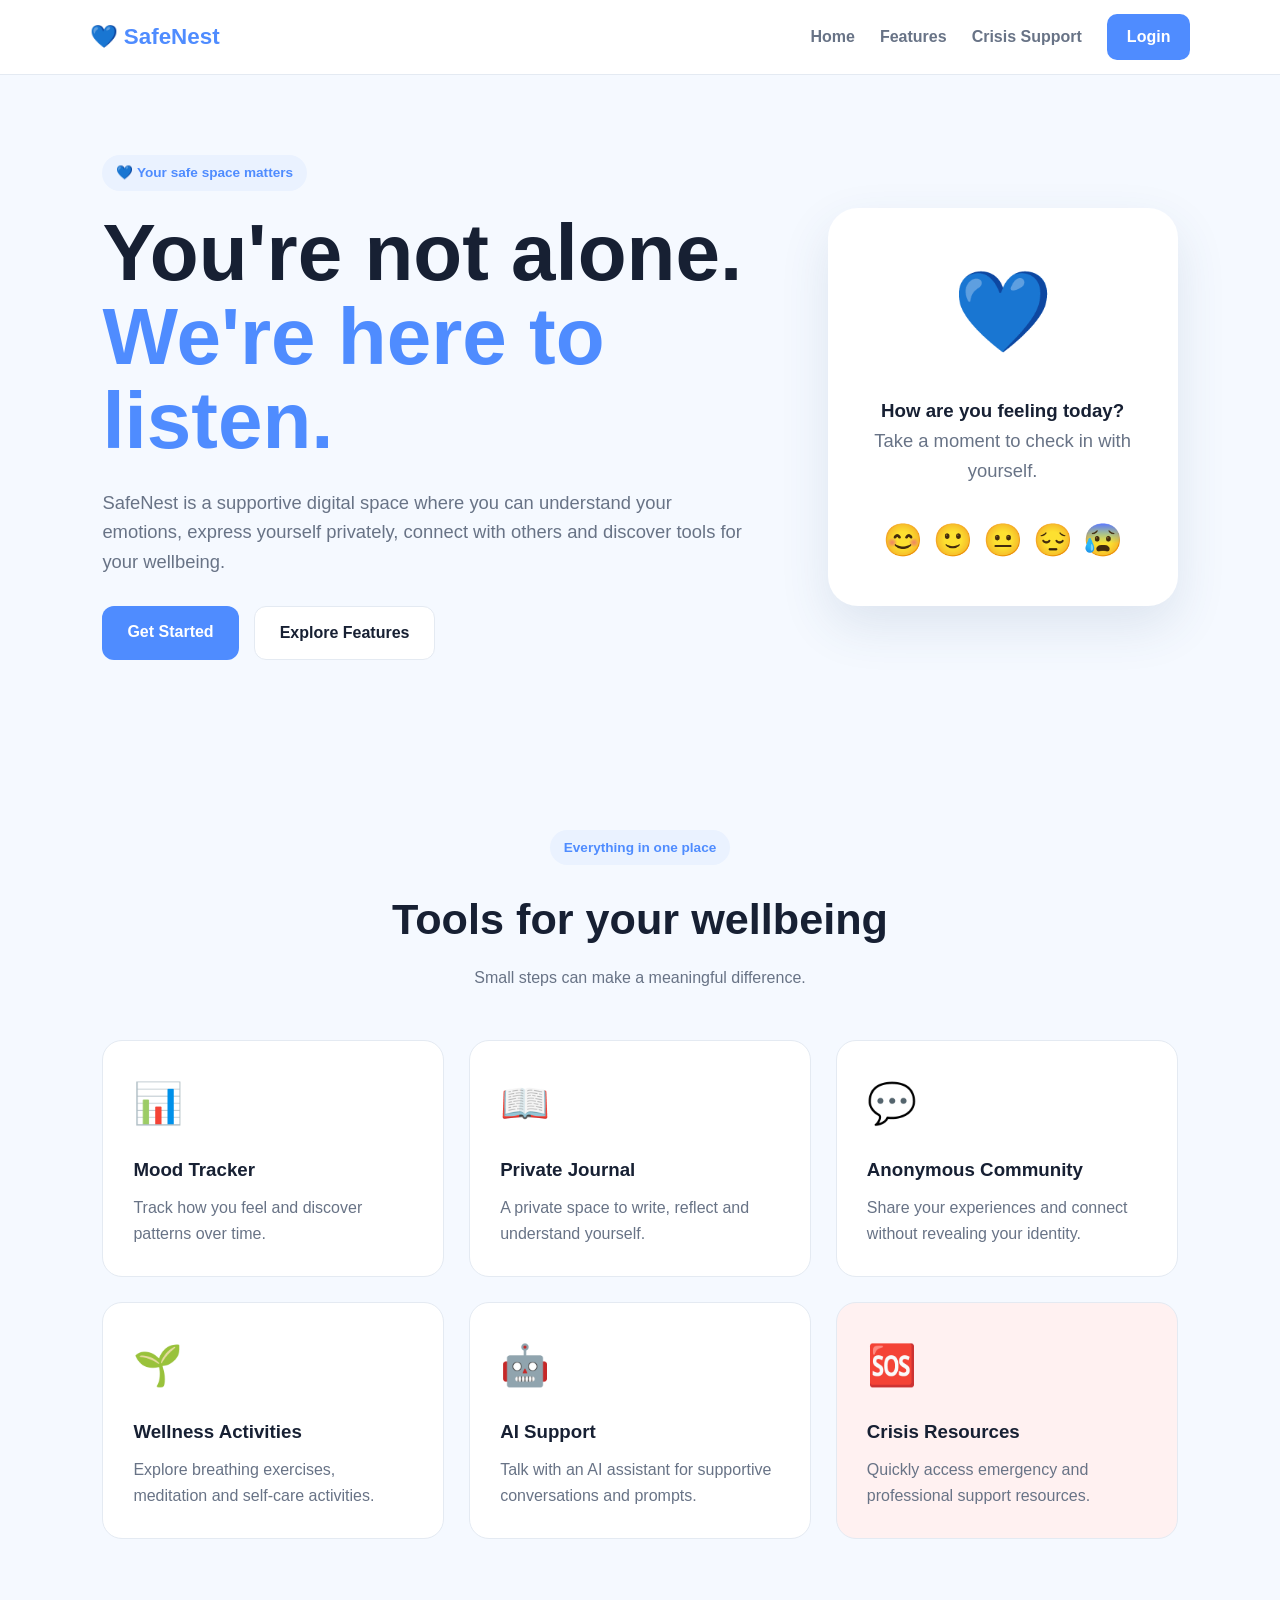
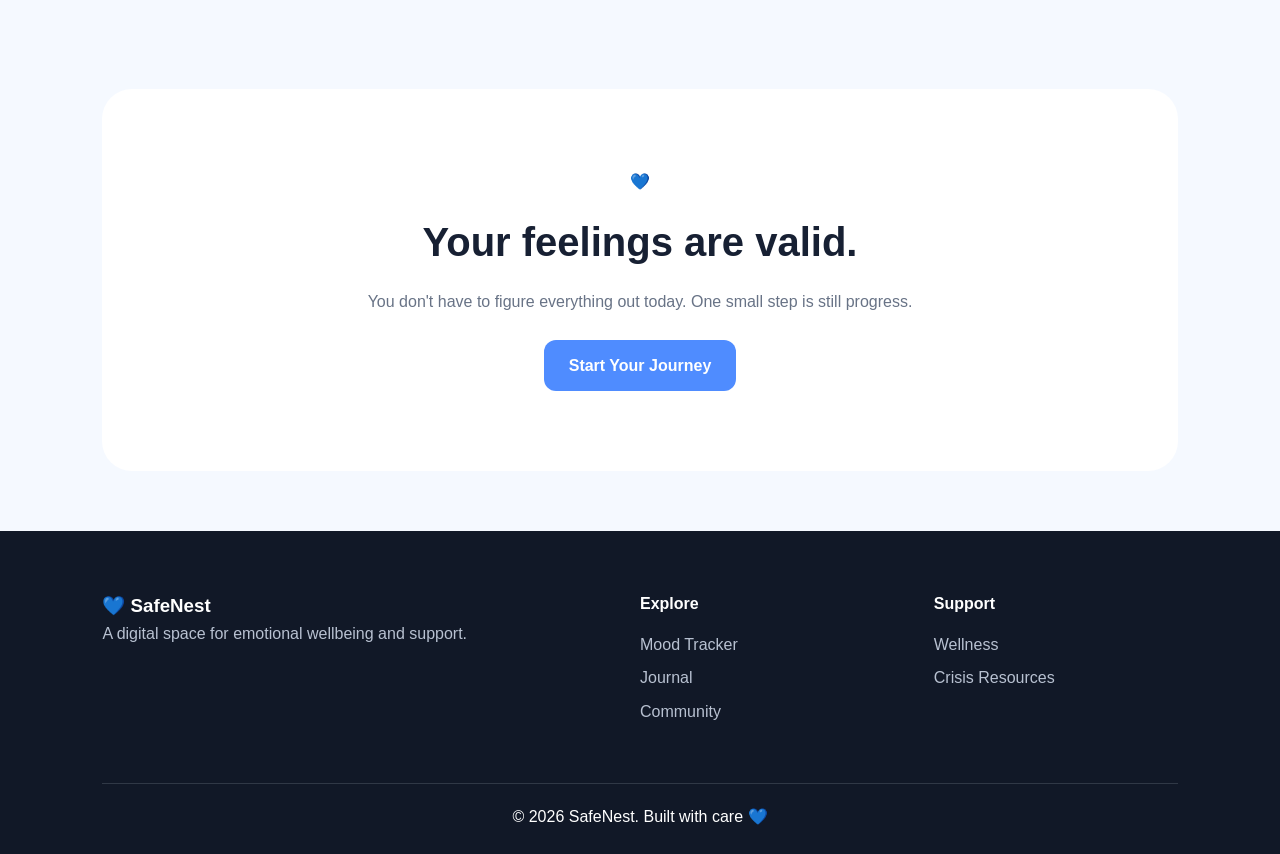
<file: index.html>
<!DOCTYPE html>
<html lang="en">
<head>
    <meta charset="UTF-8">
    <meta name="viewport" content="width=device-width, initial-scale=1.0">
    <title>SafeNest | You're Not Alone</title>
    <link rel="stylesheet" href="style.css">
</head>
<body>

<header class="navbar">
    <a href="index.html" class="logo">
        <span>💙</span> SafeNest
    </a>

    <nav>
        <a href="index.html">Home</a>
        <a href="#features">Features</a>
        <a href="crisis.html">Crisis Support</a>
        <a href="login.html" class="nav-btn">Login</a>
    </nav>
</header>

<main>

<section class="hero">
    <div class="hero-content">
        <span class="badge">💙 Your safe space matters</span>

        <h1>
            You're not alone.
            <span>We're here to listen.</span>
        </h1>

        <p>
            SafeNest is a supportive digital space where you can
            understand your emotions, express yourself privately,
            connect with others and discover tools for your wellbeing.
        </p>

        <div class="hero-buttons">
            <a href="register.html" class="btn primary">Get Started</a>
            <a href="#features" class="btn secondary">Explore Features</a>
        </div>
    </div>

    <div class="hero-card">
        <div class="heart">💙</div>
        <h3>How are you feeling today?</h3>
        <p>Take a moment to check in with yourself.</p>

        <div class="mood-preview">
            <span>😊</span>
            <span>🙂</span>
            <span>😐</span>
            <span>😔</span>
            <span>😰</span>
        </div>
    </div>
</section>


<section class="section" id="features">

    <div class="section-heading">
        <span class="badge">Everything in one place</span>
        <h2>Tools for your wellbeing</h2>
        <p>
            Small steps can make a meaningful difference.
        </p>
    </div>

    <div class="features-grid">

        <a href="mood.html" class="feature-card">
            <div class="feature-icon">📊</div>
            <h3>Mood Tracker</h3>
            <p>Track how you feel and discover patterns over time.</p>
        </a>

        <a href="journal.html" class="feature-card">
            <div class="feature-icon">📖</div>
            <h3>Private Journal</h3>
            <p>A private space to write, reflect and understand yourself.</p>
        </a>

        <a href="community.html" class="feature-card">
            <div class="feature-icon">💬</div>
            <h3>Anonymous Community</h3>
            <p>Share your experiences and connect without revealing your identity.</p>
        </a>

        <a href="wellness.html" class="feature-card">
            <div class="feature-icon">🌱</div>
            <h3>Wellness Activities</h3>
            <p>Explore breathing exercises, meditation and self-care activities.</p>
        </a>

        <div class="feature-card">
            <div class="feature-icon">🤖</div>
            <h3>AI Support</h3>
            <p>Talk with an AI assistant for supportive conversations and prompts.</p>
        </div>

        <a href="crisis.html" class="feature-card danger-card">
            <div class="feature-icon">🆘</div>
            <h3>Crisis Resources</h3>
            <p>Quickly access emergency and professional support resources.</p>
        </a>

    </div>
</section>


<section class="quote-section">
    <div>
        <span>💙</span>
        <h2>Your feelings are valid.</h2>
        <p>
            You don't have to figure everything out today.
            One small step is still progress.
        </p>
        <a href="register.html" class="btn primary">Start Your Journey</a>
    </div>
</section>

</main>


<footer>
    <div class="footer-content">
        <div>
            <h3>💙 SafeNest</h3>
            <p>A digital space for emotional wellbeing and support.</p>
        </div>

        <div>
            <h4>Explore</h4>
            <a href="mood.html">Mood Tracker</a>
            <a href="journal.html">Journal</a>
            <a href="community.html">Community</a>
        </div>

        <div>
            <h4>Support</h4>
            <a href="wellness.html">Wellness</a>
            <a href="crisis.html">Crisis Resources</a>
        </div>
    </div>

    <p class="copyright">
        © 2026 SafeNest. Built with care 💙
    </p>
</footer>

<script src="script.js"></script>
</body>
</html>
</file>
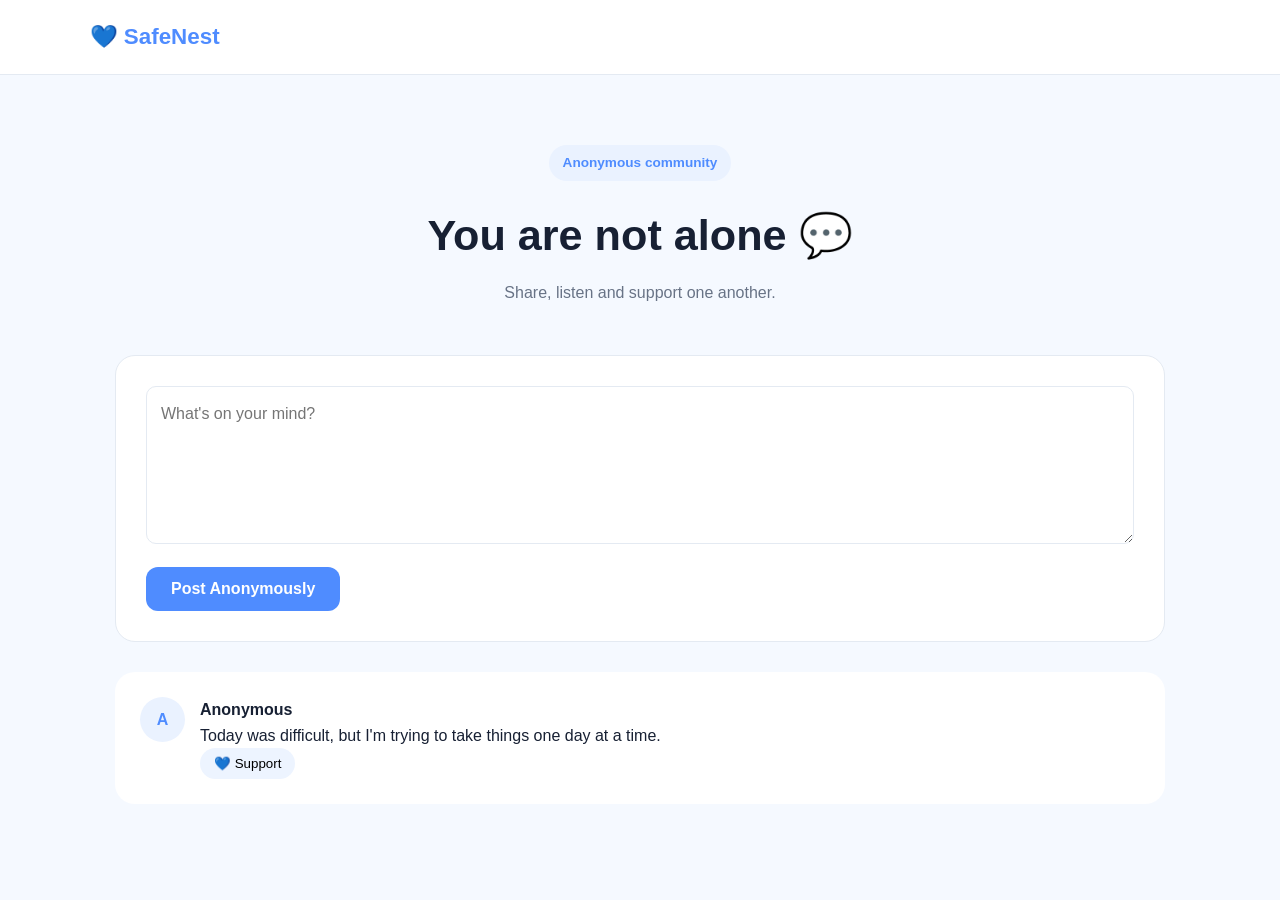
<file: community.html>
<!DOCTYPE html>
<html lang="en">
<head>
    <meta charset="UTF-8">
    <meta name="viewport" content="width=device-width, initial-scale=1.0">
    <title>Community | SafeNest</title>
    <link rel="stylesheet" href="style.css">
</head>

<body>

<header class="navbar">
    <a href="dashboard.html" class="logo">💙 SafeNest</a>
</header>

<main class="page">

    <div class="section-heading">
        <span class="badge">Anonymous community</span>
        <h1>You are not alone 💬</h1>
        <p>Share, listen and support one another.</p>
    </div>

    <div class="card">

        <textarea
            id="postContent"
            rows="5"
            placeholder="What's on your mind?"
        ></textarea>

        <button class="btn primary" onclick="createPost()">
            Post Anonymously
        </button>

    </div>

    <div id="communityPosts">

        <article class="post">
            <span class="anonymous-avatar">A</span>

            <div>
                <strong>Anonymous</strong>

                <p>
                    Today was difficult, but I'm trying to take
                    things one day at a time.
                </p>

                <button>💙 Support</button>
            </div>
        </article>

    </div>

</main>

<script src="script.js"></script>
</body>
</html>
</file>
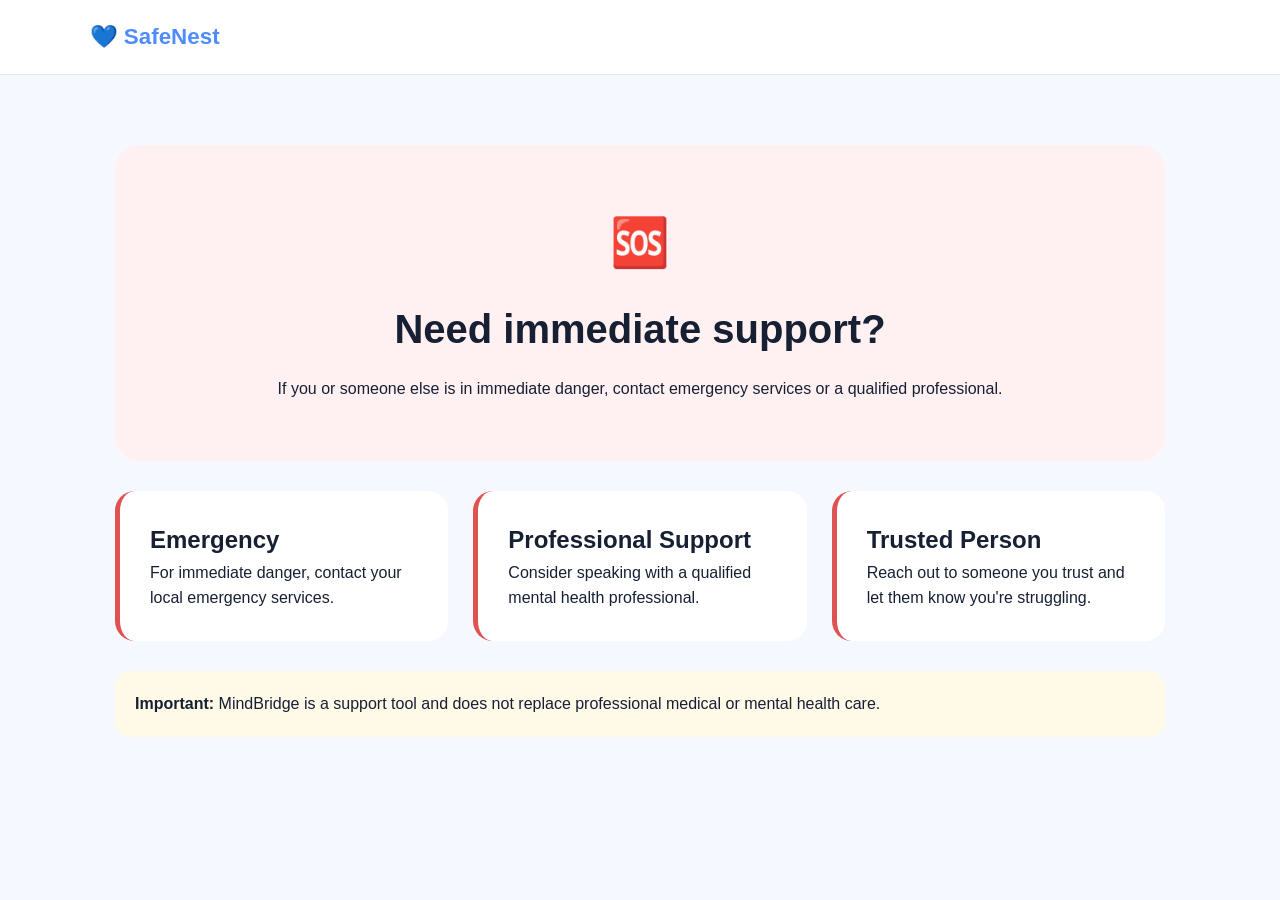
<file: crisis.html>
<!DOCTYPE html>
<html lang="en">
<head>
    <meta charset="UTF-8">
    <meta name="viewport" content="width=device-width, initial-scale=1.0">
    <title>Crisis Support | SafeNest</title>
    <link rel="stylesheet" href="style.css">
</head>

<body>

<header class="navbar">
    <a href="dashboard.html" class="logo">💙 SafeNest</a>
</header>

<main class="page">

    <section class="crisis-hero">

        <span class="large-icon">🆘</span>

        <h1>Need immediate support?</h1>

        <p>
            If you or someone else is in immediate danger,
            contact emergency services or a qualified professional.
        </p>

    </section>


    <div class="crisis-grid">

        <div class="crisis-card">
            <h2>Emergency</h2>
            <p>
                For immediate danger, contact your local emergency
                services.
            </p>
        </div>

        <div class="crisis-card">
            <h2>Professional Support</h2>
            <p>
                Consider speaking with a qualified mental health
                professional.
            </p>
        </div>

        <div class="crisis-card">
            <h2>Trusted Person</h2>
            <p>
                Reach out to someone you trust and let them know
                you're struggling.
            </p>
        </div>

    </div>

    <div class="important-note">
        <strong>Important:</strong>
        MindBridge is a support tool and does not replace
        professional medical or mental health care.
    </div>

</main>

</body>
</html>
</file>
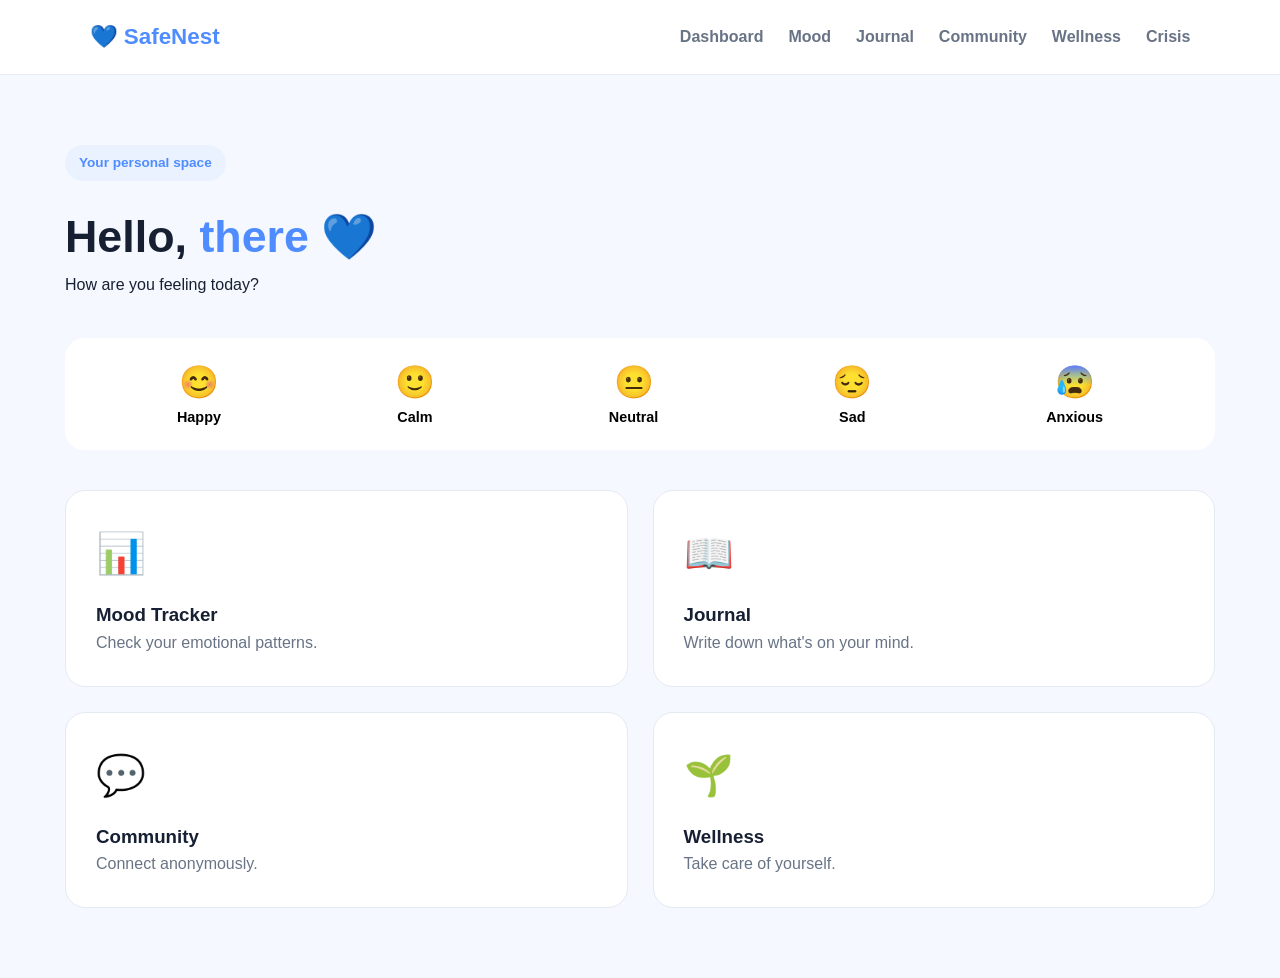
<file: dashboard.html>
<!DOCTYPE html>
<html lang="en">
<head>
    <meta charset="UTF-8">
    <meta name="viewport" content="width=device-width, initial-scale=1.0">
    <title>Dashboard | SafeNest</title>
    <link rel="stylesheet" href="style.css">
</head>

<body>

<header class="navbar">
    <a href="dashboard.html" class="logo">💙 SafeNest</a>

    <nav>
        <a href="dashboard.html">Dashboard</a>
        <a href="mood.html">Mood</a>
        <a href="journal.html">Journal</a>
        <a href="community.html">Community</a>
        <a href="wellness.html">Wellness</a>
        <a href="crisis.html">Crisis</a>
    </nav>
</header>


<main class="dashboard">

    <section class="dashboard-header">
        <div>
            <span class="badge">Your personal space</span>
            <h1>Hello, <span id="dashboardUsername">there</span> 💙</h1>
            <p>How are you feeling today?</p>
        </div>
    </section>


    <section class="quick-mood">

        <button onclick="selectMood('Happy')">😊<span>Happy</span></button>
        <button onclick="selectMood('Calm')">🙂<span>Calm</span></button>
        <button onclick="selectMood('Neutral')">😐<span>Neutral</span></button>
        <button onclick="selectMood('Sad')">😔<span>Sad</span></button>
        <button onclick="selectMood('Anxious')">😰<span>Anxious</span></button>

    </section>


    <section class="dashboard-grid">

        <a href="mood.html" class="dashboard-card">
            <span>📊</span>
            <h3>Mood Tracker</h3>
            <p>Check your emotional patterns.</p>
        </a>

        <a href="journal.html" class="dashboard-card">
            <span>📖</span>
            <h3>Journal</h3>
            <p>Write down what's on your mind.</p>
        </a>

        <a href="community.html" class="dashboard-card">
            <span>💬</span>
            <h3>Community</h3>
            <p>Connect anonymously.</p>
        </a>

        <a href="wellness.html" class="dashboard-card">
            <span>🌱</span>
            <h3>Wellness</h3>
            <p>Take care of yourself.</p>
        </a>

    </section>

</main>

<script src="script.js"></script>
</body>
</html>
</file>
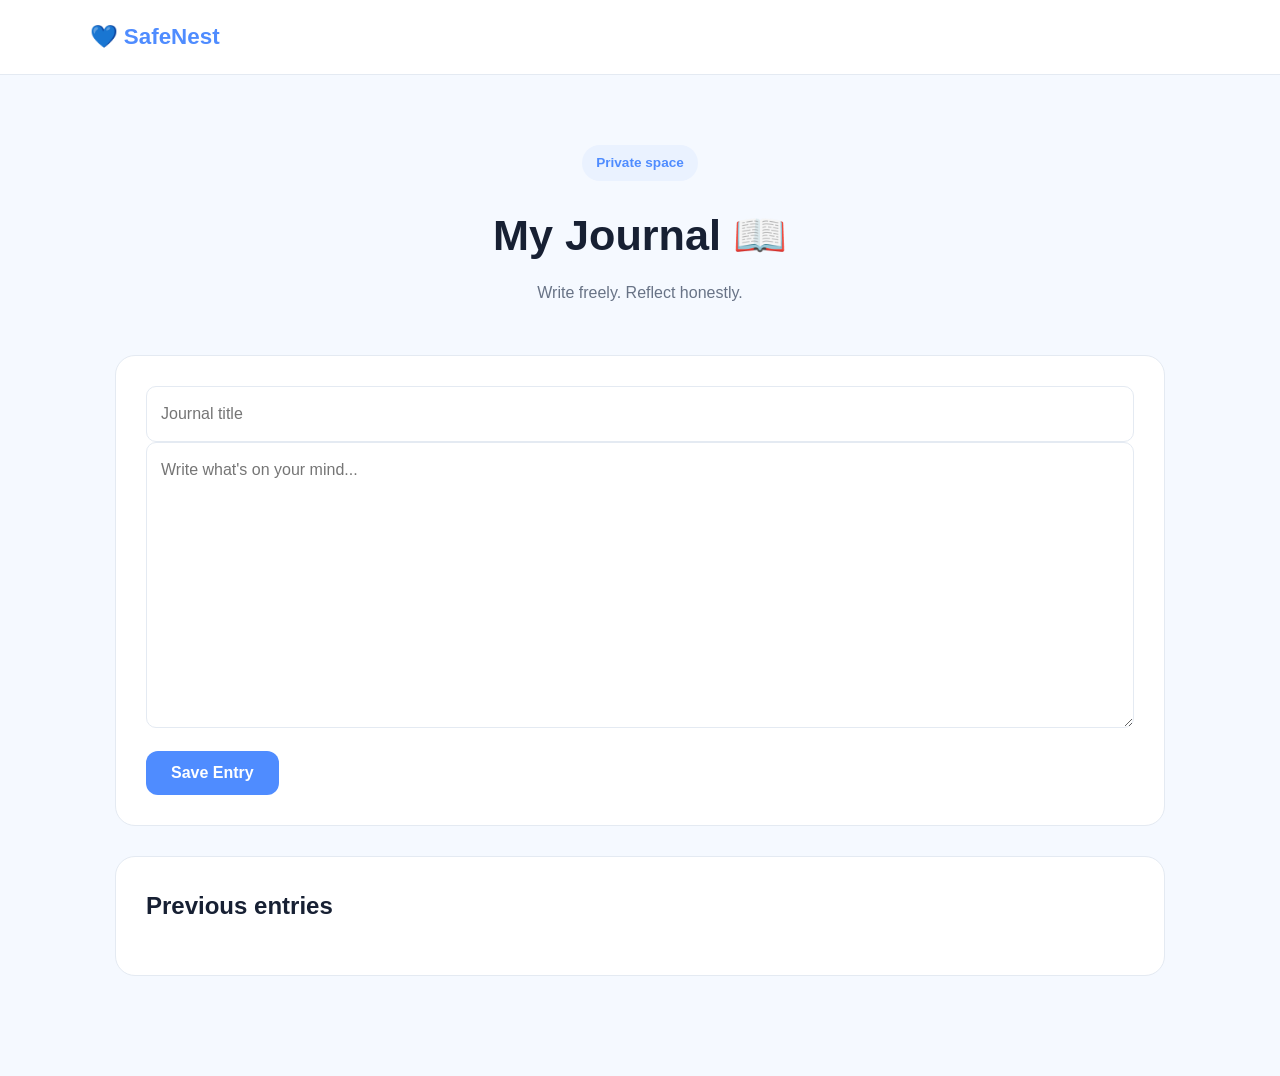
<file: journal.html>
<!DOCTYPE html>
<html lang="en">
<head>
    <meta charset="UTF-8">
    <meta name="viewport" content="width=device-width, initial-scale=1.0">
    <title>Journal | SafeNest</title>
    <link rel="stylesheet" href="style.css">
</head>

<body>

<header class="navbar">
    <a href="dashboard.html" class="logo">💙 SafeNest</a>
</header>

<main class="page">

    <div class="section-heading">
        <span class="badge">Private space</span>
        <h1>My Journal 📖</h1>
        <p>Write freely. Reflect honestly.</p>
    </div>

    <div class="card">

        <input
            type="text"
            id="journalTitle"
            placeholder="Journal title"
        >

        <textarea
            id="journalContent"
            rows="10"
            placeholder="Write what's on your mind..."
        ></textarea>

        <button class="btn primary" onclick="saveJournal()">
            Save Entry
        </button>

    </div>

    <div class="card">
        <h2>Previous entries</h2>
        <div id="journalEntries"></div>
    </div>

</main>

<script src="script.js"></script>
</body>
</html>
</file>
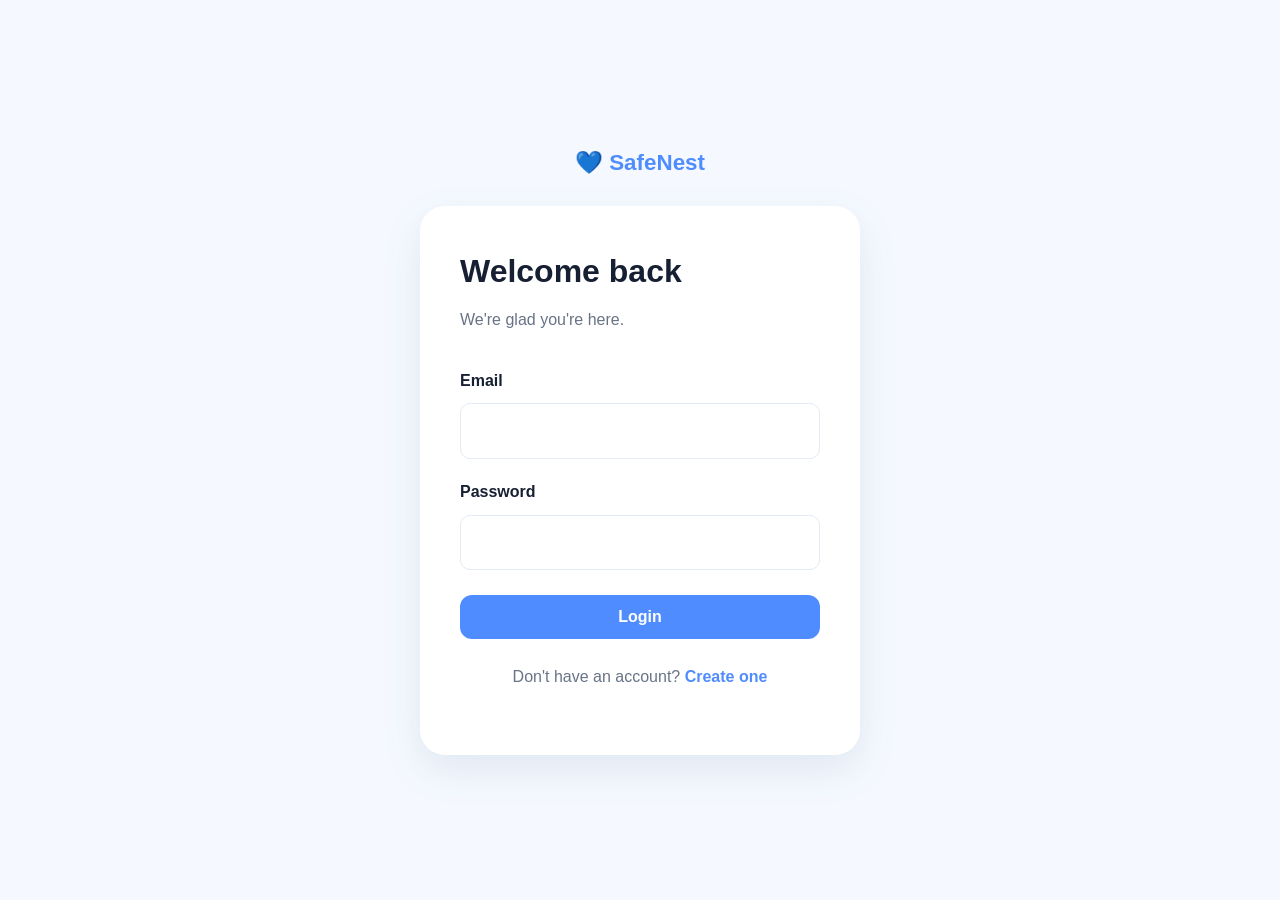
<file: login.html>
<!DOCTYPE html>
<html lang="en">
<head>
    <meta charset="UTF-8">
    <meta name="viewport" content="width=device-width, initial-scale=1.0">
    <title>Login | SafeNest</title>
    <link rel="stylesheet" href="style.css">
</head>
<body class="auth-page">

<div class="auth-container">

    <a href="index.html" class="logo">
        💙 SafeNest
    </a>

    <div class="auth-card">
        <h1>Welcome back</h1>
        <p>We're glad you're here.</p>

        <form id="loginForm">

            <label>Email</label>
            <input type="email" id="loginEmail" required>

            <label>Password</label>
            <input type="password" id="loginPassword" required>

            <button class="btn primary full-width" type="submit">
                Login
            </button>

        </form>

        <p class="auth-footer">
            Don't have an account?
            <a href="register.html">Create one</a>
        </p>
    </div>

</div>

<script src="script.js"></script>
</body>
</html>
</file>
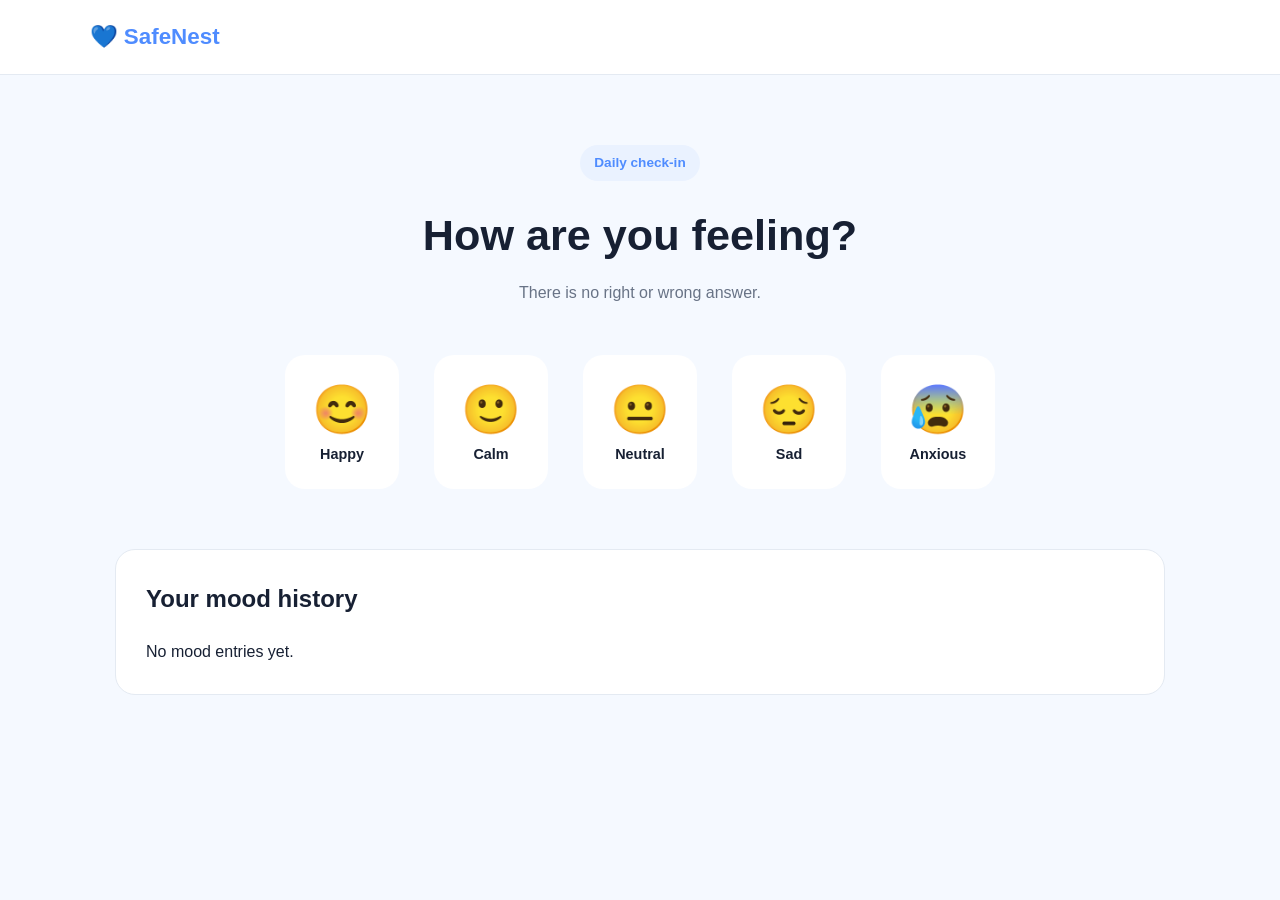
<file: mood.html>
<!DOCTYPE html>
<html lang="en">
<head>
    <meta charset="UTF-8">
    <meta name="viewport" content="width=device-width, initial-scale=1.0">
    <title>Mood Tracker | SafeNest</title>
    <link rel="stylesheet" href="style.css">
</head>

<body>

<header class="navbar">
    <a href="dashboard.html" class="logo">💙 SafeNest</a>
</header>

<main class="page">

    <div class="section-heading">
        <span class="badge">Daily check-in</span>
        <h1>How are you feeling?</h1>
        <p>There is no right or wrong answer.</p>
    </div>

    <div class="mood-selector">

        <button onclick="saveMood('Happy')">
            😊
            <span>Happy</span>
        </button>

        <button onclick="saveMood('Calm')">
            🙂 
            <span>Calm</span>
        </button>

        <button onclick="saveMood('Neutral')">
            😐
            <span>Neutral</span>
        </button>

        <button onclick="saveMood('Sad')">
            😔
            <span>Sad</span>
        </button>

        <button onclick="saveMood('Anxious')">
            😰
            <span>Anxious</span>
        </button>

    </div>

    <div class="card">
        <h2>Your mood history</h2>
        <div id="moodHistory"></div>
    </div>

</main>

<script src="script.js"></script>
</body>
</html>
</file>
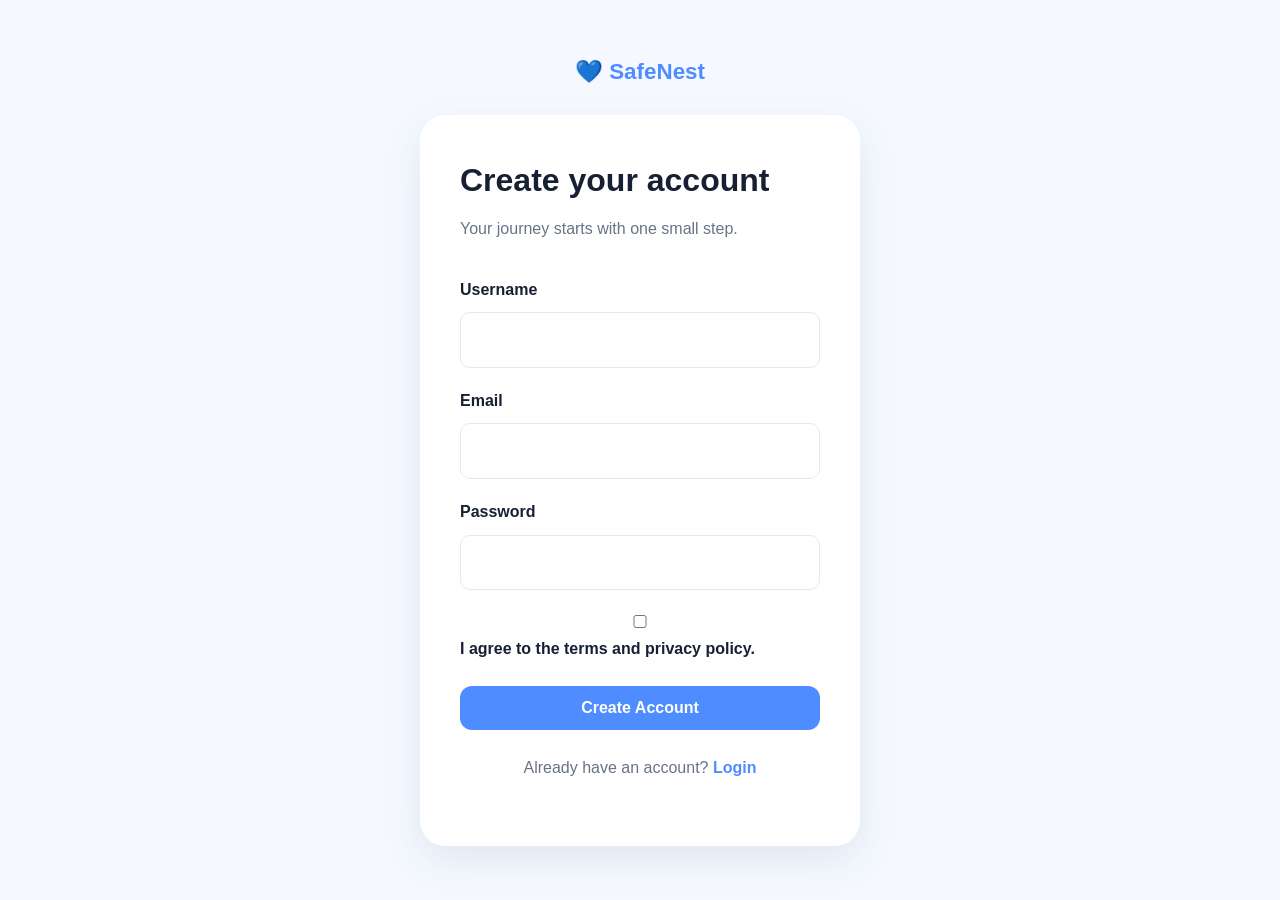
<file: register.html>
<!DOCTYPE html>
<html lang="en">
<head>
    <meta charset="UTF-8">
    <meta name="viewport" content="width=device-width, initial-scale=1.0">
    <title>Create Account | SafeNest</title>
    <link rel="stylesheet" href="style.css">
</head>
<body class="auth-page">

<div class="auth-container">

    <a href="index.html" class="logo">
        💙 SafeNest
    </a>

    <div class="auth-card">
        <h1>Create your account</h1>

        <p>
            Your journey starts with one small step.
        </p>

        <form id="registerForm">

            <label>Username</label>
            <input type="text" id="username" required>

            <label>Email</label>
            <input type="email" id="email" required>

            <label>Password</label>
            <input type="password" id="password" required>

            <label>
                <input type="checkbox" required>
                I agree to the terms and privacy policy.
            </label>

            <button class="btn primary full-width" type="submit">
                Create Account
            </button>

        </form>

        <p class="auth-footer">
            Already have an account?
            <a href="login.html">Login</a>
        </p>

    </div>
</div>

<script src="script.js"></script>
</body>
</html>
</file>
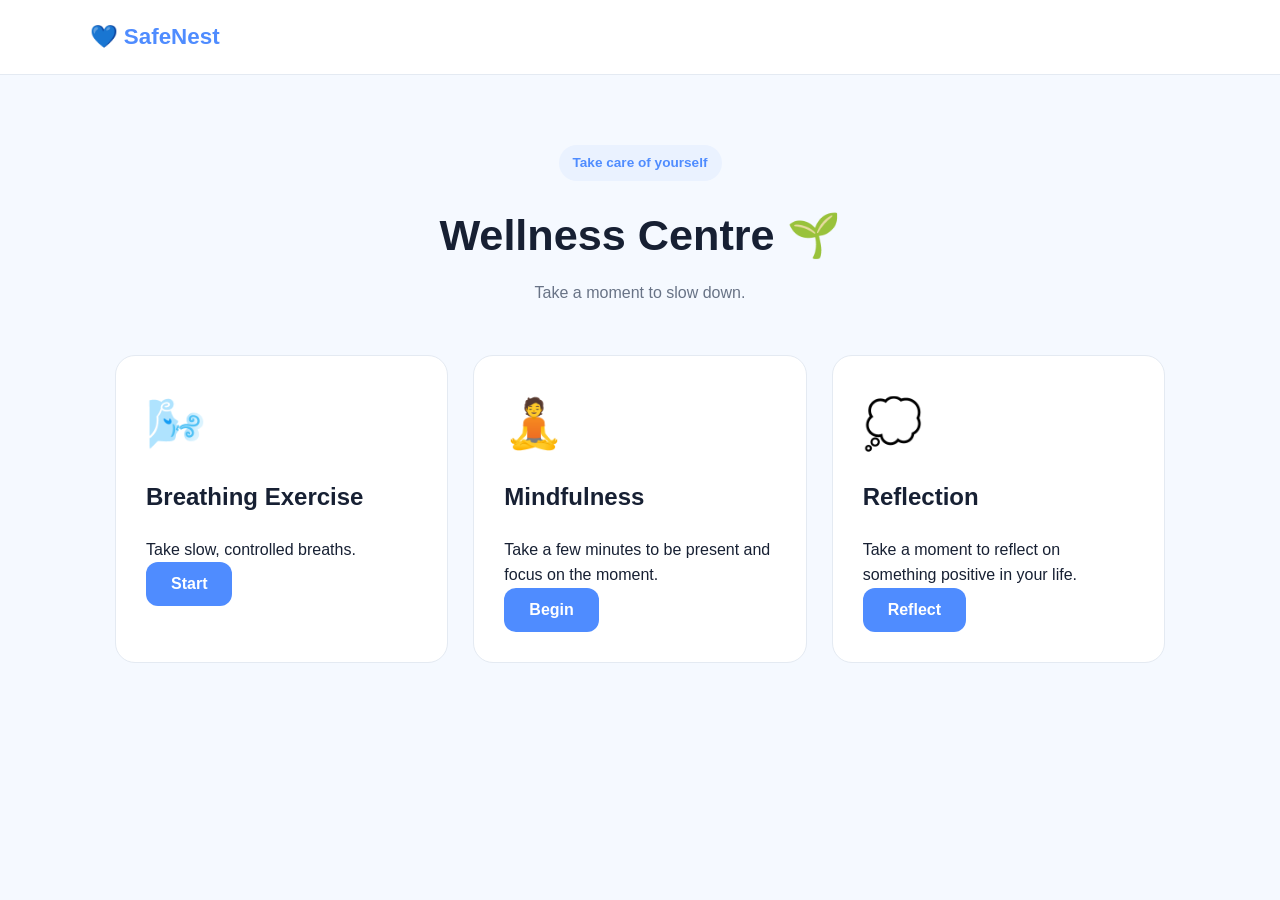
<file: wellness.html>
<!DOCTYPE html>
<html lang="en">
<head>
    <meta charset="UTF-8">
    <meta name="viewport" content="width=device-width, initial-scale=1.0">
    <title>Wellness | SafeNest</title>
    <link rel="stylesheet" href="style.css">
</head>

<body>

<header class="navbar">
    <a href="dashboard.html" class="logo">💙 SafeNest</a>
</header>

<main class="page">

    <div class="section-heading">
        <span class="badge">Take care of yourself</span>
        <h1>Wellness Centre 🌱</h1>
        <p>Take a moment to slow down.</p>
    </div>

    <div class="wellness-grid">

        <div class="card">
            <span class="large-icon">🌬️</span>
            <h2>Breathing Exercise</h2>
            <p>Take slow, controlled breaths.</p>
            <button class="btn primary" onclick="startBreathing()">
                Start
            </button>
        </div>

       <div class="card">
    <span class="large-icon">🧘</span>
    <h2>Mindfulness</h2>
    <p>Take a few minutes to be present and focus on the moment.</p>

    <button class="btn primary" onclick="startMindfulness()">
        Begin
    </button>
</div>

<div class="card">
    <span class="large-icon">💭</span>
    <h2>Reflection</h2>
    <p>Take a moment to reflect on something positive in your life.</p>

    <button class="btn primary" onclick="startReflection()">
        Reflect
    </button>
</div>

<div id="wellnessModal" class="wellness-modal hidden">
    <div class="wellness-modal-content">

        <button class="close-modal" onclick="closeWellnessModal()">
            ×
        </button>

        <div id="wellnessModalIcon">🧘</div>

        <h2 id="wellnessModalTitle">Mindfulness</h2>

        <p id="wellnessModalText"></p>

        <div id="reflectionInput" class="hidden">
            <textarea
                id="reflectionText"
                placeholder="Write your thoughts here..."
                rows="5"
            ></textarea>

            <button class="btn primary" onclick="saveReflection()">
                Save Reflection
            </button>
        </div>

    </div>
</div>

    </div>

    <div id="breathingBox" class="breathing-box hidden">
        <div id="breathingCircle"></div>
        <h2 id="breathingText">Breathe in...</h2>
    </div>

</main>

<script src="script.js"></script>
</body>
</html>
</file>
<file: style.css>
* {
    margin: 0;
    padding: 0;
    box-sizing: border-box;
}

:root {
    --primary: #4f8cff;
    --primary-dark: #3575df;
    --background: #f5f9ff;
    --white: #ffffff;
    --text: #172033;
    --muted: #687386;
    --border: #e4eaf2;
    --danger: #fff1f1;
}

body {
    font-family: Arial, sans-serif;
    background: var(--background);
    color: var(--text);
    line-height: 1.6;
}

a {
    text-decoration: none;
    color: inherit;
}

.navbar {
    height: 75px;
    background: white;
    display: flex;
    justify-content: space-between;
    align-items: center;
    padding: 0 7%;
    border-bottom: 1px solid var(--border);
}

.logo {
    font-size: 1.4rem;
    font-weight: 800;
    color: var(--primary);
}

.navbar nav {
    display: flex;
    align-items: center;
    gap: 25px;
}

.navbar nav a {
    color: var(--muted);
    font-weight: 600;
}

.navbar nav a:hover {
    color: var(--primary);
}

.nav-btn {
    background: var(--primary);
    color: white !important;
    padding: 10px 20px;
    border-radius: 10px;
}

.hero {
    min-height: 650px;
    display: flex;
    align-items: center;
    justify-content: space-between;
    gap: 50px;
    padding: 80px 8%;
}

.hero-content {
    max-width: 650px;
}

.badge {
    display: inline-block;
    background: #eaf2ff;
    color: var(--primary);
    padding: 7px 14px;
    border-radius: 50px;
    font-size: 0.85rem;
    font-weight: 700;
    margin-bottom: 20px;
}

.hero h1 {
    font-size: clamp(3rem, 7vw, 5rem);
    line-height: 1.05;
    margin-bottom: 25px;
}

.hero h1 span {
    color: var(--primary);
    display: block;
}

.hero p {
    color: var(--muted);
    font-size: 1.15rem;
    margin-bottom: 30px;
}

.hero-buttons {
    display: flex;
    gap: 15px;
}

.btn {
    display: inline-block;
    padding: 13px 25px;
    border: none;
    border-radius: 12px;
    cursor: pointer;
    font-weight: 700;
    font-size: 1rem;
}

.primary {
    background: var(--primary);
    color: white;
}

.primary:hover {
    background: var(--primary-dark);
}

.secondary {
    background: white;
    border: 1px solid var(--border);
}

.hero-card {
    width: 350px;
    background: white;
    padding: 40px;
    border-radius: 30px;
    box-shadow: 0 20px 50px rgba(50, 80, 120, 0.12);
    text-align: center;
}

.heart {
    font-size: 5rem;
    margin-bottom: 20px;
}

.mood-preview {
    display: flex;
    justify-content: center;
    gap: 10px;
    margin-top: 25px;
}

.mood-preview span {
    font-size: 2rem;
}

.section {
    padding: 90px 8%;
}

.section-heading {
    text-align: center;
    max-width: 650px;
    margin: 0 auto 50px;
}

.section-heading h1,
.section-heading h2 {
    font-size: 2.7rem;
    margin-bottom: 10px;
}

.section-heading p {
    color: var(--muted);
}

.features-grid {
    display: grid;
    grid-template-columns: repeat(3, 1fr);
    gap: 25px;
}

.feature-card,
.dashboard-card,
.card {
    background: white;
    border: 1px solid var(--border);
    border-radius: 20px;
    padding: 30px;
}

.feature-card {
    transition: 0.3s;
}

.feature-card:hover {
    transform: translateY(-7px);
    box-shadow: 0 15px 30px rgba(50, 80, 120, 0.1);
}

.feature-icon {
    font-size: 2.5rem;
    margin-bottom: 20px;
}

.feature-card h3 {
    margin-bottom: 10px;
}

.feature-card p {
    color: var(--muted);
}

.danger-card {
    background: var(--danger);
}

.quote-section {
    margin: 60px 8%;
    padding: 80px 30px;
    background: white;
    border-radius: 30px;
    text-align: center;
}

.quote-section h2 {
    font-size: 2.5rem;
    margin: 15px 0;
}

.quote-section p {
    color: var(--muted);
    margin-bottom: 25px;
}

footer {
    background: #111827;
    color: white;
    padding: 60px 8% 25px;
}

.footer-content {
    display: grid;
    grid-template-columns: 2fr 1fr 1fr;
    gap: 50px;
}

.footer-content h4 {
    margin-bottom: 15px;
}

.footer-content a {
    display: block;
    color: #b8c1d1;
    margin-bottom: 8px;
}

.footer-content p {
    color: #b8c1d1;
}

.copyright {
    text-align: center;
    margin-top: 50px;
    padding-top: 20px;
    border-top: 1px solid #303846;
}

.auth-page {
    min-height: 100vh;
    display: flex;
    justify-content: center;
    align-items: center;
}

.auth-container {
    width: 100%;
    max-width: 480px;
    padding: 20px;
}

.auth-container > .logo {
    display: block;
    text-align: center;
    margin-bottom: 25px;
}

.auth-card {
    background: white;
    padding: 40px;
    border-radius: 25px;
    box-shadow: 0 15px 40px rgba(50, 80, 120, 0.1);
}

.auth-card h1 {
    margin-bottom: 10px;
}

.auth-card > p {
    color: var(--muted);
    margin-bottom: 25px;
}

form {
    display: flex;
    flex-direction: column;
    gap: 10px;
}

label {
    font-weight: 600;
    margin-top: 10px;
}

input,
textarea {
    width: 100%;
    padding: 14px;
    border: 1px solid var(--border);
    border-radius: 10px;
    font: inherit;
    outline: none;
}

input:focus,
textarea:focus {
    border-color: var(--primary);
}

.full-width {
    width: 100%;
    margin-top: 15px;
}

.auth-footer {
    text-align: center;
    margin-top: 25px;
}

.auth-footer a {
    color: var(--primary);
    font-weight: bold;
}

.page {
    max-width: 1100px;
    margin: auto;
    padding: 70px 25px;
}

.dashboard {
    max-width: 1200px;
    margin: auto;
    padding: 70px 25px;
}

.dashboard-header {
    margin-bottom: 40px;
}

.dashboard-header h1 {
    font-size: 2.8rem;
}

.dashboard-header span {
    color: var(--primary);
}

.quick-mood {
    background: white;
    border-radius: 20px;
    padding: 25px;
    display: flex;
    justify-content: space-around;
    margin-bottom: 40px;
}

.quick-mood button,
.mood-selector button {
    border: none;
    background: transparent;
    cursor: pointer;
    display: flex;
    flex-direction: column;
    align-items: center;
    gap: 8px;
    font-weight: 600;
}

.quick-mood button {
    font-size: 2rem;
}

.quick-mood button span,
.mood-selector button span {
    font-size: 0.9rem;
}

.dashboard-grid {
    display: grid;
    grid-template-columns: repeat(2, 1fr);
    gap: 25px;
}

.dashboard-card {
    transition: 0.3s;
}

.dashboard-card:hover {
    transform: translateY(-5px);
}

.dashboard-card > span {
    font-size: 2.5rem;
}

.dashboard-card h3 {
    margin-top: 15px;
}

.dashboard-card p {
    color: var(--muted);
}

.mood-selector {
    display: flex;
    justify-content: center;
    gap: 35px;
    margin-bottom: 60px;
}

.mood-selector button {
    background: white;
    padding: 25px;
    border-radius: 20px;
    border: 2px solid transparent;
    font-size: 3rem;
}

.mood-selector button:hover {
    border-color: var(--primary);
    transform: translateY(-5px);
}

.mood-selector button span {
    color: var(--text);
}

.card {
    margin-bottom: 30px;
}

.card h2 {
    margin-bottom: 20px;
}

.card textarea {
    margin-bottom: 15px;
}

.post {
    background: white;
    padding: 25px;
    border-radius: 20px;
    display: flex;
    gap: 15px;
    margin-bottom: 20px;
}

.anonymous-avatar {
    width: 45px;
    height: 45px;
    background: #eaf2ff;
    color: var(--primary);
    border-radius: 50%;
    display: grid;
    place-items: center;
    font-weight: bold;
}

.post button {
    border: none;
    background: #edf4ff;
    padding: 8px 14px;
    border-radius: 20px;
    cursor: pointer;
}

.wellness-grid,
.crisis-grid {
    display: grid;
    grid-template-columns: repeat(3, 1fr);
    gap: 25px;
}

.large-icon {
    font-size: 3rem;
    display: block;
    margin-bottom: 15px;
}

.breathing-box {
    text-align: center;
    background: white;
    padding: 50px;
    border-radius: 25px;
}

#breathingCircle {
    width: 150px;
    height: 150px;
    border-radius: 50%;
    background: #dceaff;
    margin: 0 auto 25px;
    animation: breathing 8s infinite;
}

@keyframes breathing {
    0%, 100% {
        transform: scale(0.7);
    }

    50% {
        transform: scale(1.2);
    }
}

.hidden {
    display: none;
}

.crisis-hero {
    text-align: center;
    background: #fff1f1;
    padding: 60px 30px;
    border-radius: 25px;
    margin-bottom: 30px;
}

.crisis-hero h1 {
    font-size: 2.5rem;
    margin: 15px 0;
}

.crisis-card {
    background: white;
    padding: 30px;
    border-radius: 20px;
    border-left: 5px solid #e05252;
}

.important-note {
    margin-top: 30px;
    padding: 20px;
    background: #fff9e8;
    border-radius: 15px;
}


@media (max-width: 800px) {

    .navbar {
        height: auto;
        padding: 20px;
        flex-direction: column;
        gap: 15px;
    }

    .navbar nav {
        flex-wrap: wrap;
        justify-content: center;
        gap: 12px;
    }

    .hero {
        flex-direction: column;
        text-align: center;
        padding: 60px 20px;
    }

    .hero-buttons {
        justify-content: center;
        flex-wrap: wrap;
    }

    .hero-card {
        width: 100%;
        max-width: 350px;
    }

    .features-grid,
    .wellness-grid,
    .crisis-grid {
        grid-template-columns: 1fr;
    }

    .dashboard-grid {
        grid-template-columns: 1fr;
    }

    .quick-mood {
        overflow-x: auto;
        gap: 25px;
        justify-content: flex-start;
    }

    .mood-selector {
        flex-wrap: wrap;
    }

    .footer-content {
        grid-template-columns: 1fr;
    }
}

.wellness-modal {
    position: fixed;
    inset: 0;
    background: rgba(0, 0, 0, 0.45);
    display: flex;
    justify-content: center;
    align-items: center;
    padding: 20px;
    z-index: 1000;
}

.wellness-modal-content {
    position: relative;
    background: white;
    width: 100%;
    max-width: 550px;
    padding: 40px;
    border-radius: 25px;
    text-align: center;
    box-shadow: 0 20px 50px rgba(0, 0, 0, 0.2);
}

.wellness-modal-content textarea {
    margin: 20px 0;
}

.wellness-modal-content #wellnessModalIcon {
    font-size: 4rem;
    margin-bottom: 15px;
}

.close-modal {
    position: absolute;
    top: 15px;
    right: 20px;
    border: none;
    background: none;
    font-size: 2rem;
    cursor: pointer;
    color: #687386;
}

.hidden {
    display: none !important;
}
</file>
